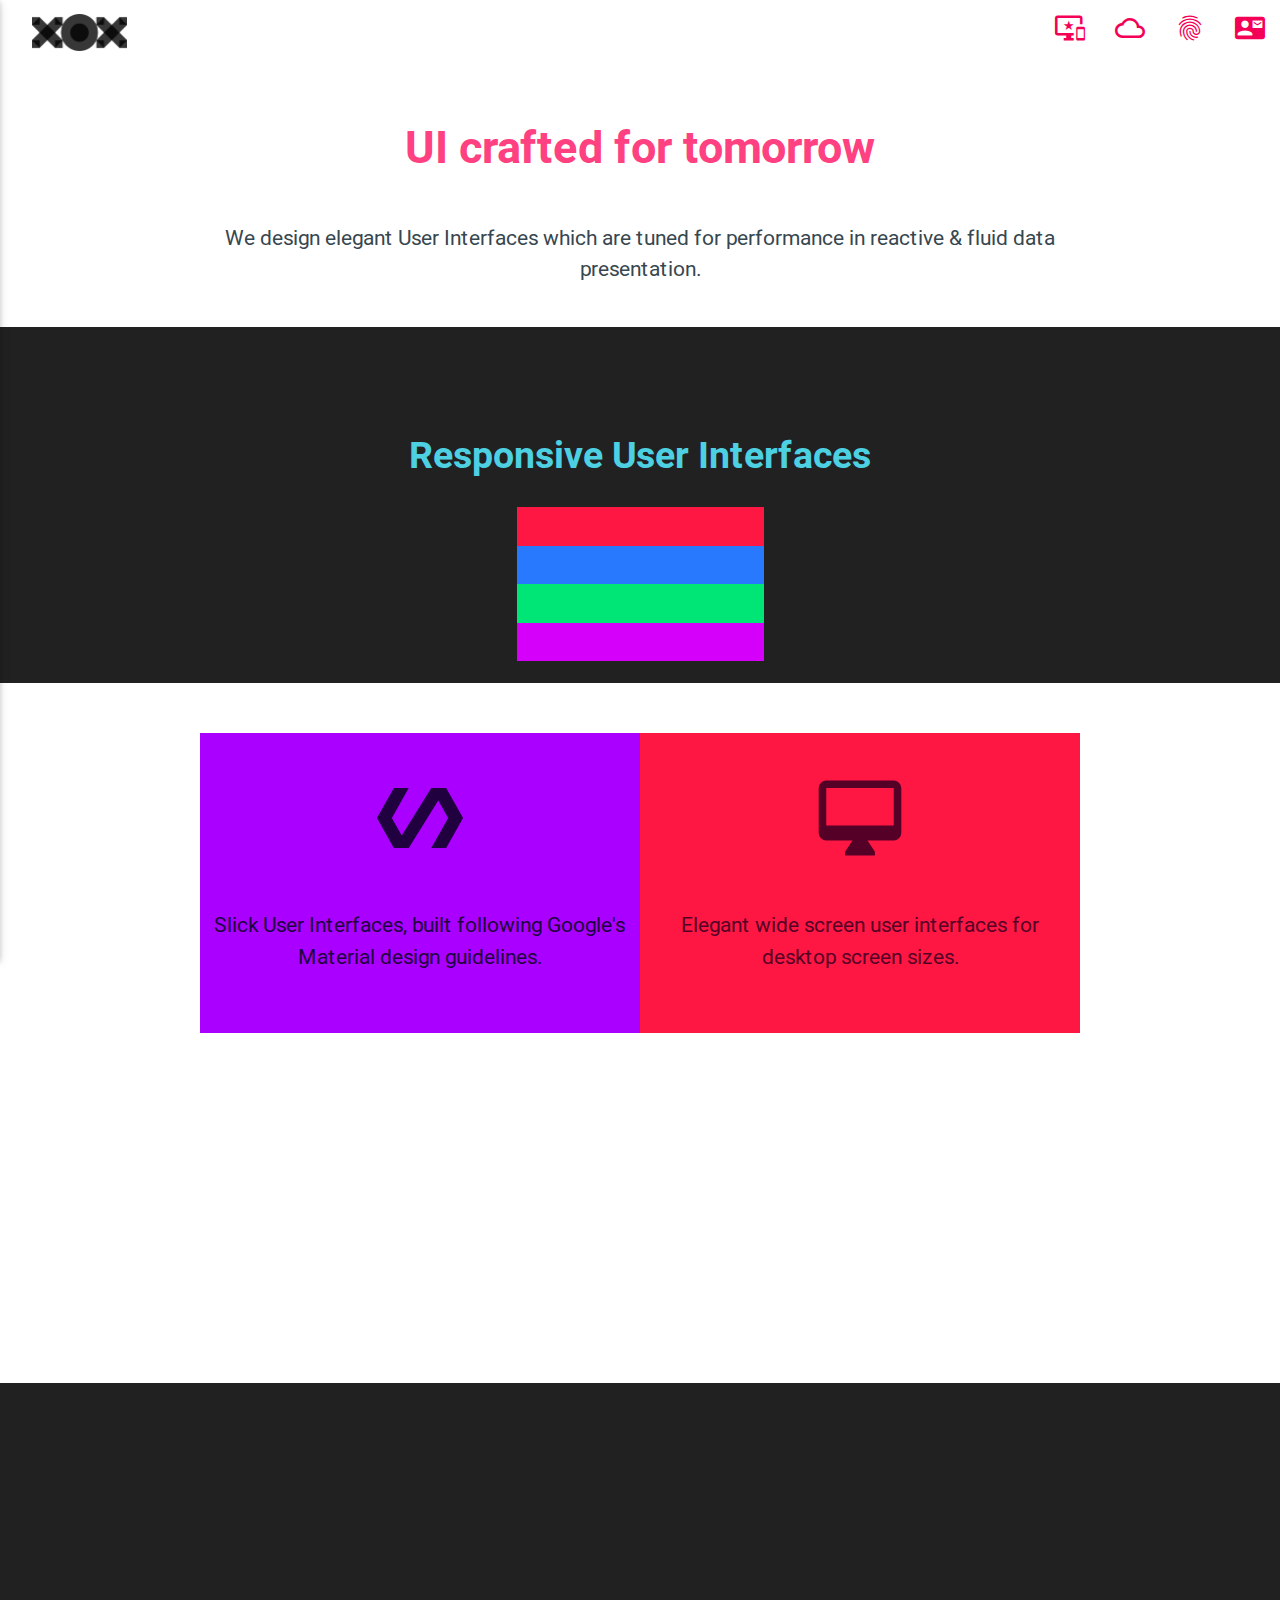
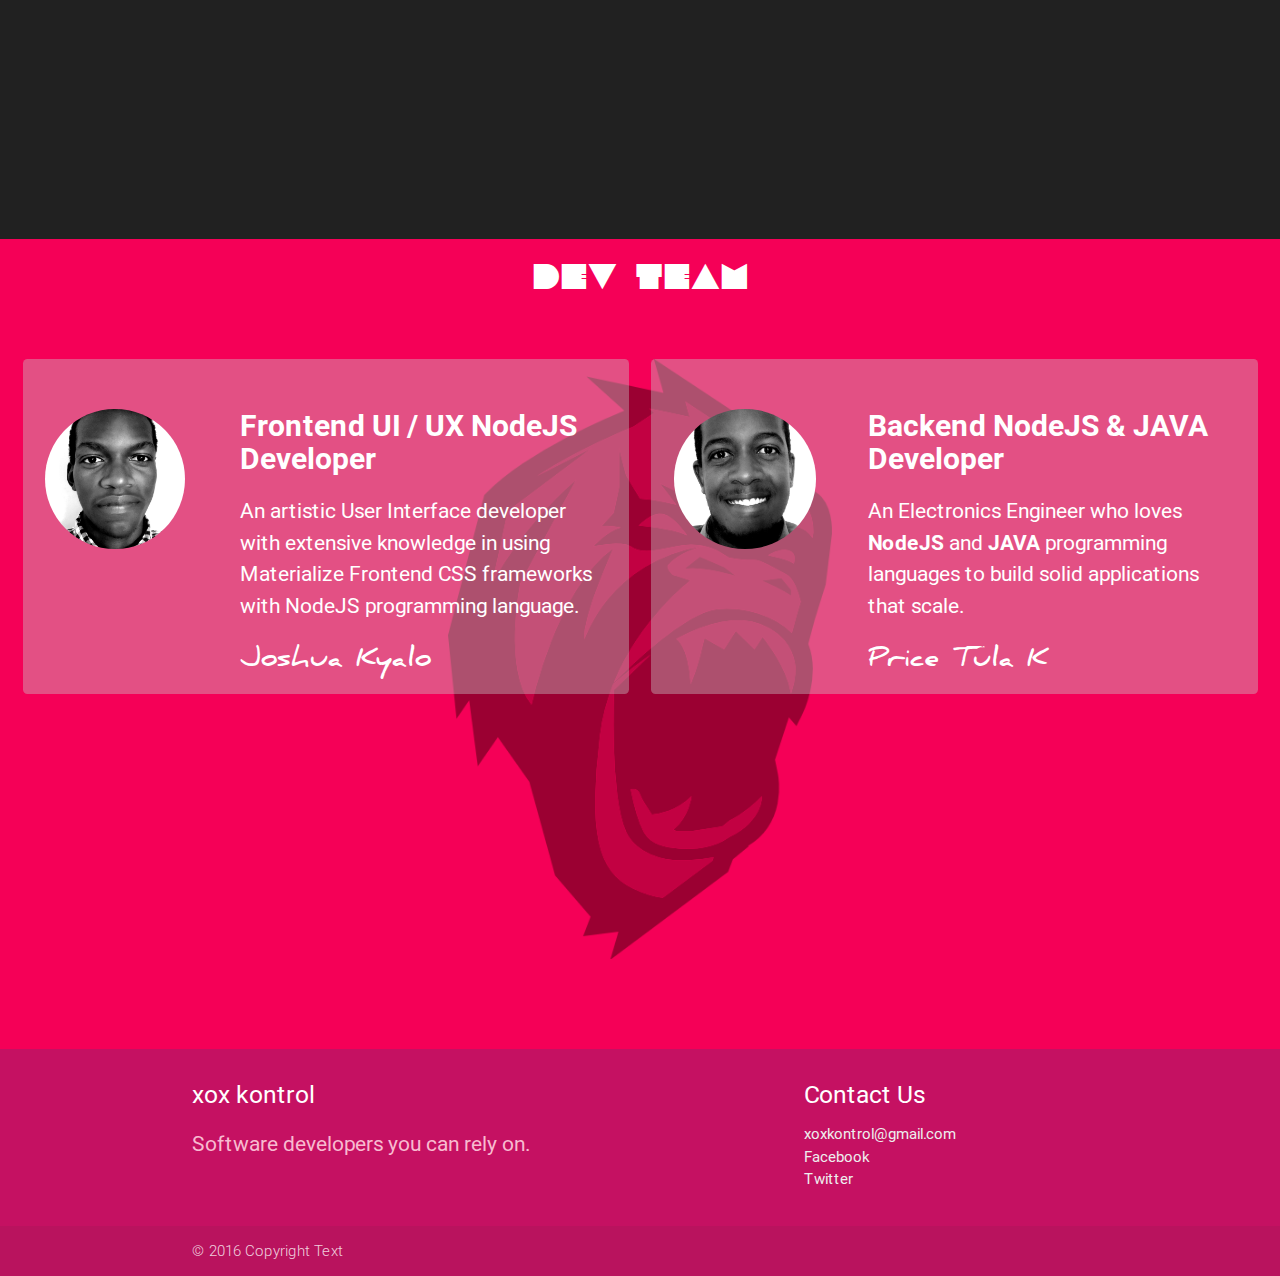
<file: index.html>
<!DOCTYPE html>

<html>

 <head>

   <!--Let browser know website is optimized for mobile-->

   <title>xOx Kontrol Application developers & Systems Engineer</title>

   <link href="https://fonts.googleapis.com/icon?family=Material+Icons" rel="stylesheet">

   <meta name="viewport" content="width=device-width, initial-scale=1.0"/>

   <meta http-equiv="Content-Type" content="text/html; charset=UTF-8">

   <meta name="viewport" content="width=device-width, initial-scale=1">

   <meta http-equiv="X-UA-Compatible" content="IE=edge">

   <meta name="msapplication-tap-highlight" content="no">

   <meta name="description" content="Materialize is a modern responsive CSS framework based on Material Design by Google. ">

   <!--Importing JS Files-->

   <script type="text/javascript" src="js/jquery-2.js"></script>

   <script type="text/javascript" src="js/materialize.js"></script>

   <script type="text/javascript" src="js/owl.carousel.js"></script>

   <script type="text/javascript" src="js/anime.js"></script>

   <script type="text/javascript" src="js/highcharts.js"></script>

   <script type="text/javascript" src="js/anime.init.js"></script>

   <script type="text/javascript" src="js/init.js"></script>

    <!--Linking an ico image-->

    <link rel="icon" type="image/png" sizes="16" href="images/page/favicon.png" />

    <!--Importing CSS Files-->

    <link type="text/css" rel="stylesheet" href="css/materialize.min.css"  media="screen,projection"/>

    <link type="text/css" rel="stylesheet" href="css/animate.css" media="screen,projection"/>

    <link type="text/css" rel="stylesheet" href="css/owl.carousel.css" media="screen,projection"/>

    <link type="text/css" rel="stylesheet" href="css/owl.theme.css" media="screen,projection"/>

   <link type="text/css" rel="stylesheet" href="font/daniel-fontfacekit/daniel_bold_macroman/stylesheet.css"  media="screen,projection"/>

   <link type="text/css" rel="stylesheet" href="font/dubtronic/dubtronic_solid_macroman/styles.css"  media="screen,projection"/>

   <link type="text/css" rel="stylesheet" href="font/pecita/pecita_medium_macroman/stylesheet.css"  media="screen,projection"/>

   <link type="text/css" rel="stylesheet" href="css/xoxkontrol.css"  media="screen,projection"/>

  </head>

  <body class="pink accent-3">

    <div class="navbar-fixed">

      <nav class="nav-wrapper white z-depth-0">

        <a href="#" class="brand-logo"></a>

        <ul class="right hide-on-med-and-down">

          <li><a data-position="bottom" data-delay="100" data-tooltip="Responsive UI" id="icon-only" class="pink-text text-accent-3 tooltipped" href="#responsive"><i class="medium material-icons">important_devices</i> </a></li>

          <li><a data-position="bottom" data-delay="100" data-tooltip="Cloud Applications" id="icon-only" class="pink-text text-accent-3 tooltipped" href="#cloud"><i class="medium material-icons">cloud_queue</i> </a></li>

          <li><a data-position="bottom" data-delay="100" data-tooltip="About Us" id="icon-only" class="pink-text text-accent-3 tooltipped" href="#aboutus"><i class="medium material-icons">fingerprint</i> </a></li>

          <li><a data-position="bottom" data-delay="100" data-tooltip="Drop us a Message" id="icon-only" class="pink-text text-accent-3 tooltipped" href="#contactus"><i class="medium material-icons">contact_mail</i> </a> </li>

        </ul>

        <ul id="slide-out" class="side-nav">

          <li><a class="pink-text text-accent-3" href="#!"><i class="medium material-icons">child_care</i> </a></li>

          <li><a class="pink-text text-accent-3" href="#!"><i class="medium material-icons">important_devices</i> </a></li>

          <li><a class="pink-text text-accent-3" href="#!"><i class="medium material-icons">developer_mode</i> </a></li>

          <li><a class="pink-text text-accent-3" href="#!"><i class="medium material-icons">message</i> </a> </li>

        </ul>

        <a href="#" data-activates="slide-out" class="button-collapse red-text text-accent-3"><i class="medium material-icons">toc</i></a>

      </nav>

    </div>

    <!--CONTAINER SECTION --------------------------------------------------------------------------------------- -->
    <section>

      <!--MAIN BODY SECTION --------------------------------------------------------------------------------------- -->
      <div class="row white">

        <div class="col s12 h_50"></div>

        <!--INTRODCUTION SECTION --------------------------------------------------------------------------------------- -->
        <div class="scrollReveal col s12 h_100 center">

          <div class="container">

            <div class="row">

              <div class="col s12">

                <h1 class="padding pink-text text-accent-2">

                  UI crafted for tomorrow

                </h1>

              </div>

            </div>

            <div class="row">

              <div class="col s12">

                <p class="center blue-grey-text text-darken-3">

                  We design elegant User Interfaces which are tuned for performance in reactive & fluid data presentation.

                </p>

              </div>

            </div>

          </div>

        </div>

        <!--CAROUSEL INTRO SECTION --------------------------------------------------------------------------------------- -->
        <div style="padding:0em;" id="carouselIntro" class="col s12 grey darken-4 owl-carousel">

          <div class="h_400f grey darken-4 imgholder">

            <div class="row">

              <div class="col s12 h_50"></div>

              <div class="col s12 h_50 center">

                <i class="medium material-icons cyan-text text-accent-3">palette</i>

              </div>

              <div class="col s12">

                <h3 class="padding teal-text text-accent-3 center">

                  Creative Design

                </h3>

                <p class="padding teal-text text-accent-1 center">

                  Effective communication acheived by designing an elegant UI with great color code combinations.

                </p>

              </div>

            </div>

          </div>

          <div class="h_400f grey darken-4 imgholder">

            <div class="row">

              <div class="col s12 h_50"></div>

              <div class="col s12 h_50 center">

                <i class="medium material-icons cyan-text text-accent-3">touch_app</i>

              </div>

              <div class="col s12">

                <h3 class="padding teal-text text-accent-3 center">

                  Touch Sense

                </h3>

                <p class="padding teal-text text-accent-1 center">

                  Touch enabled UI for emmersive User Experience. '<b>Touch and slide this carousel</b>'

                </p>

              </div>

            </div>

          </div>

          <div style="background-image:url('images/program.png');" class="h_400f grey darken-4 imgholder">

            <div class="row">

              <div class="col s12 h_50"></div>

              <div class="col s12 h_50 center">

                <i class="medium material-icons cyan-text text-accent-3">code</i>

              </div>

              <div class="col s12">

                <h3 class="padding teal-text text-accent-3 center">

                  Clean Coding Techniques

                </h3>

                <p class="padding teal-text text-accent-1 center">

                  Clean coding principles and standardized coding techniques are followed.

                </p>

              </div>

            </div>

          </div>

          <div style="background-image:url('images/cloud.png');" class="h_400f grey darken-4 imgholder">

            <div class="row">

              <div class="col s12 h_50"></div>

              <div class="col s12 h_50 center">

                <i class="medium material-icons cyan-text text-accent-3">cloud_done</i>

              </div>

              <div class="col s12">

                <h3 class="padding teal-text text-accent-3 center">

                  Cloud Service Intergration

                </h3>

                <p class="padding teal-text text-accent-1 center">

                  Application integration and hosting on cloud services such as <b>Amazon Web Service</b>, <b>Heroku</b> and <b>Microsoft Azure</b>

                </p>

              </div>

            </div>

          </div>

        </div>

        <!--RESPONSIVE SECTION --------------------------------------------------------------------------------------- -->
        <div id="responsive" class="col s12 grey darken-4">

          <div class="col s12 h_100"></div>

          <div class="col s12 center">

            <h2 class="padding cyan-text text-lighten-2 scrollReveal">

              Responsive User Interfaces

            </h2>

          </div>

          <div class="col s12 h_200">

            <div id="box1" class="red accent-3" style="height:100px;height:3vw;width:20%;margin-top:2%;margin-left:40%;"></div>
            <div id="box2" class="blue accent-3" style="height:100px;height:3vw;width:20%;margin-top:0%;margin-left:40%;"></div>
            <div id="box3" class="green accent-3" style="height:100px;height:3vw;width:20%;margin-top:0%;margin-left:40%;"></div>
            <div id="box4" class="purple accent-3" style="height:100px;height:3vw;width:20%;margin-top:0%;margin-left:40%;"></div>

          </div>

        </div>

        <div class="col s12 h_400 white">

          <div class="container">

            <div class="col s12 h_50"></div>

            <div class="col s12 m6 h_300 purple accent-4 scrollReveal">

              <div class="row">

                <div class="col s12 h_20"></div>

              </div>

              <div class="row">

                <div class="col s12 center">

                  <i class="large material-icons med_padding darkpurple">polymer</i>

                </div>

              </div>

              <div class="row">

                <div class="col s12 center">

                  <p class="darkpurple">Slick User Interfaces, built following Google's Material design guidelines.</p>

                </div>

              </div>

            </div>

            <div class="col s12 m6 h_300 red accent-3 scrollReveal">

              <div class="row">

                <div class="col s12 h_20"></div>

              </div>

              <div class="row">

                <div class="col s12 center">

                  <i class="large material-icons med_padding darkpink">desktop_mac</i>

                </div>

              </div>

              <div class="row">

                <div class="col s12 center">

                  <p class="darkpink">Elegant wide screen user interfaces for desktop screen sizes.</p>

                </div>

              </div>

            </div>

            <div class="col s12 m6 h_300 lime accent-3 scrollReveal">

              <div class="row">

                <div class="col s12 h_20"></div>

              </div>

              <div class="row">

                <div class="col s12 center">

                  <i class="large material-icons med_padding darkgreen">phone_android</i>

                </div>

              </div>

              <div class="row">

                <div class="col s12 center">

                  <p class="darkgreen">Responsive Stacked layouts for smaller Mobile and Tablet PC screen sizes.</p>

                </div>

              </div>

            </div>

            <div class="col s12 m6 h_300 blue accent-4 scrollReveal">

              <div class="row">

                <div class="col s12 h_20"></div>

              </div>

              <div class="row">

                <div class="col s12 center">

                  <i class="large material-icons med_padding darkblue">watch</i>

                </div>

              </div>

              <div class="row">

                <div class="col s12 center">

                  <p class="darkblue">Extreemly squeezed down UI comfortable for Smart Gear interface experience.</p>

                </div>

              </div>

            </div>

            <div class="col s12 h_50"></div>

          </div>

        </div>

        <div id="cloud" class="col s12 grey darken-4">

          <div class="col s12 h_100"></div>

          <div class="col s12 center">

            <h2 class="padding amber-text text-lighten-2 scrollReveal">

              Cloud Application Development

            </h2>

          </div>

          <div class="col s12 h_300">

          </div>

        </div>

      </div>

      <!--CONTACTS SECTION --------------------------------------------------------------------------------------- -->
      <div class="row">

        <div class="col s12 h_100" id="aboutus">
          <h4 style="font-size:2.4em;font-weight:normal;" class="font_dubtronic center white-text">Dev Team</h4>
        </div>

        <div class="col s12 h_600 pink accent-3 gorilla">

          <div class="col s12 m6">

            <div class="col s12 h_200 glazed roundy">

              <div class="col s12 h_50"></div>

              <div class="col s12 m4 h_50">

                <img src="images/jojo.png" alt="" class="circle myavatar2 center">

              </div>

              <div class="col s12 m8 h_50 white-text">

                <h3>Frontend UI / UX NodeJS Developer</h3>

                <p>
                  An artistic User Interface developer with extensive knowledge in using Materialize Frontend CSS frameworks with NodeJS programming language.
                  <h4 style="font-size:1.8em;font-weight:normal;" class="font_daniel">Joshua Kyalo</h4>
                </p>

              </div>

            </div>

          </div>

          <div class="col s12 m6">

            <div class="col s12 h_200 glazed roundy">

              <div class="col s12 h_50"></div>

              <div class="col s12 m4 h_50">

                <img src="images/me.png" alt="" class="circle myavatar2 center">

              </div>

              <div class="col s12 m8 h_50 white-text">

                <h3>Backend NodeJS & JAVA Developer</h3>

                <p>
                  An Electronics Engineer who loves <b>NodeJS</b> and <b>JAVA</b> programming languages to build solid applications that scale.
                  <h4 style="font-size:1.8em;font-weight:normal;" class="font_daniel">Price Tula K</h4>
                </p>

              </div>

            </div>

          </div>

        </div>

        <div class="col s12 h_50" id="contactus"></div>

      </div>

    </section>

    <footer class="page-footer pink accent-4">

      <div class="container">

        <div class="row">
          <div class="col l6 s12">

            <h5 class="white-text">xox kontrol</h5>

            <p class="pink-text text-lighten-4">Software developers you can rely on.</p>

          </div>

          <div class="col l4 offset-l2 s12">

            <h5 class="white-text">Contact Us</h5>

            <ul>

              <li class="grey-text text-lighten-3">xoxkontrol@gmail.com</li>

              <li><a class="grey-text text-lighten-3" href="#!">Facebook</a></li>

              <li><a class="grey-text text-lighten-3" href="#!">Twitter</a></li>

            </ul>

          </div>

        </div>

      </div>

      <div class="footer-copyright">

        <div class="container">

        © 2016 Copyright Text

        </div>

      </div>

    </footer>

    <script type="text/javascript" src="js/scrollreveal.min.js"></script>

  </body>

 </html>
</file>
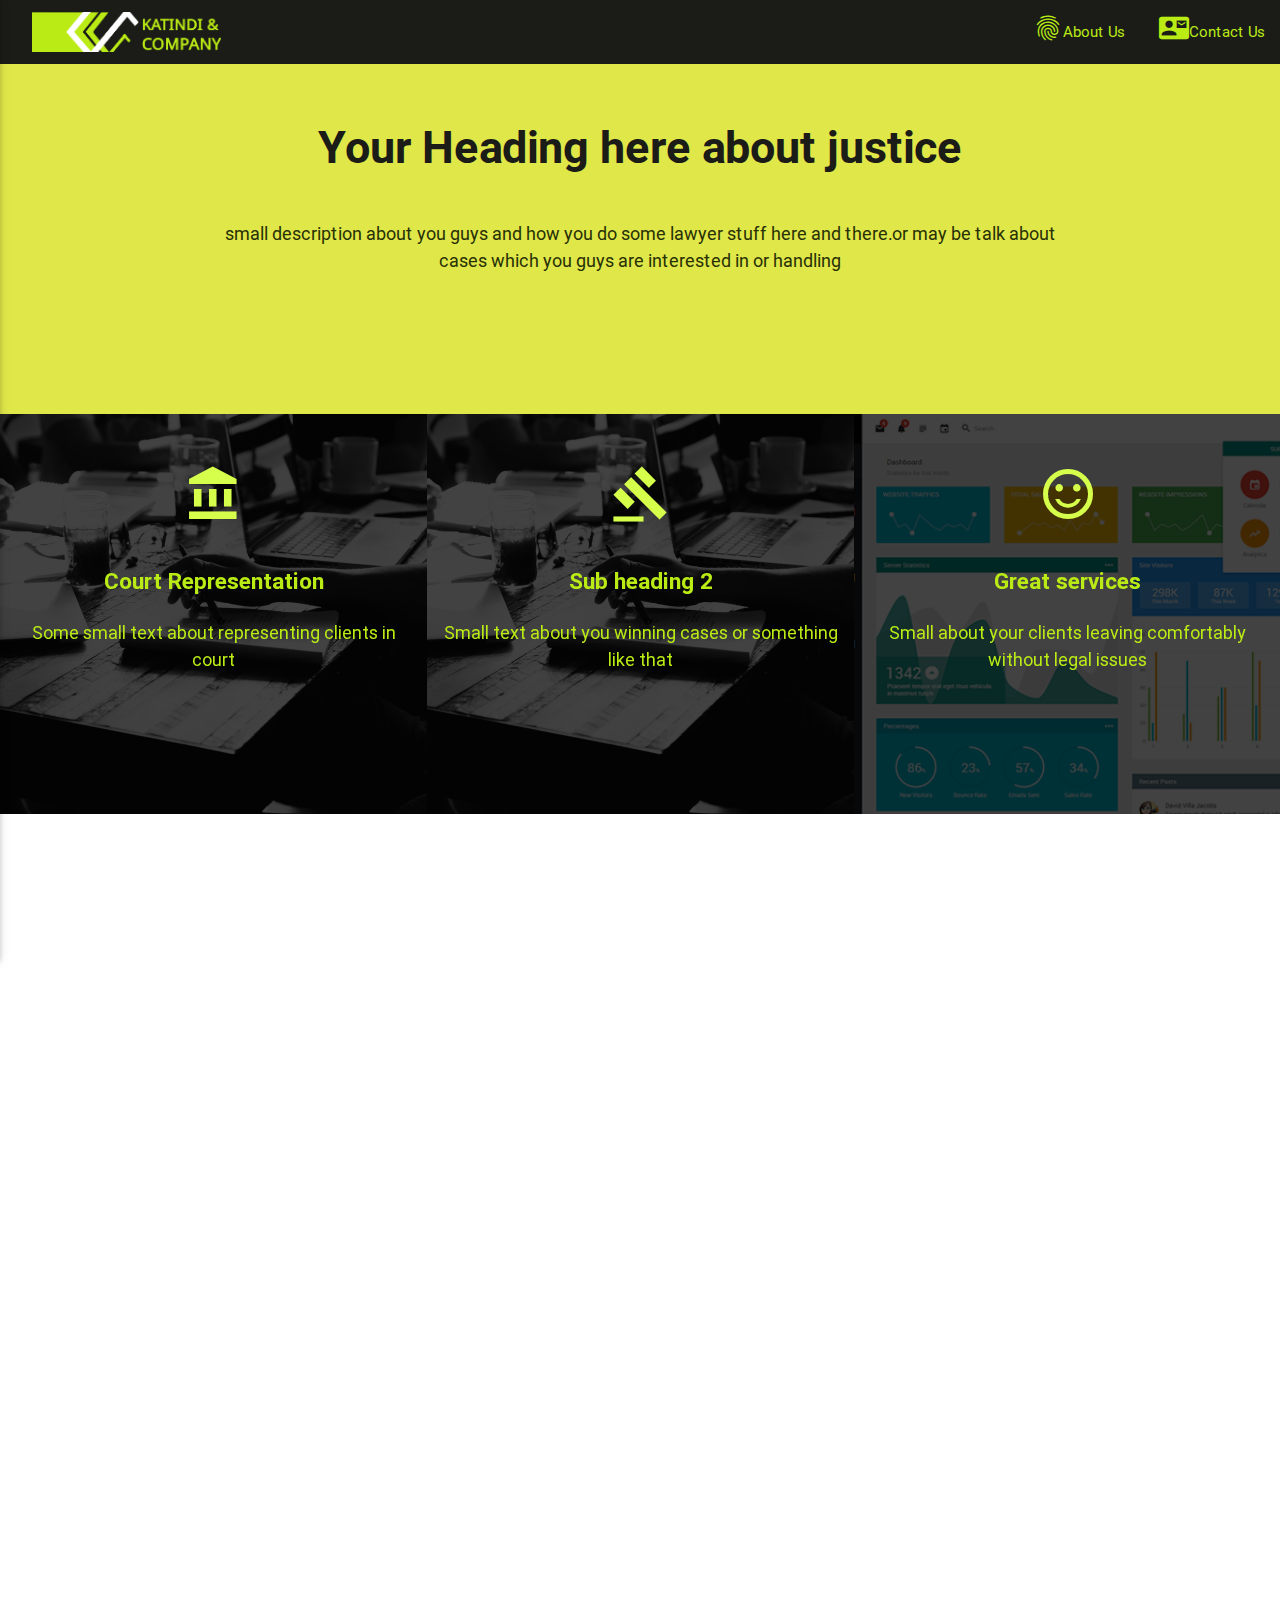
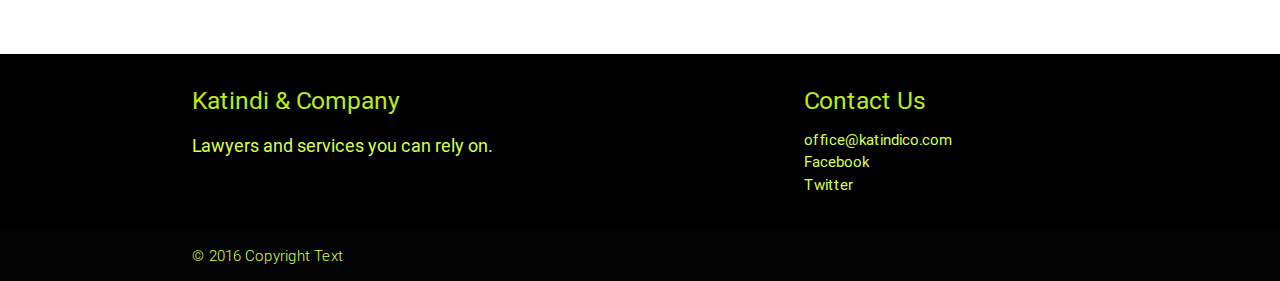
<file: projects/index.html>
<!DOCTYPE html>

<html>

 <head>

   <!--Let browser know website is optimized for mobile-->

   <title>xOx Kontrol Application developers & Systems Engineer</title>

   <link href="https://fonts.googleapis.com/icon?family=Material+Icons" rel="stylesheet">

   <meta name="viewport" content="width=device-width, initial-scale=1.0"/>

   <meta http-equiv="Content-Type" content="text/html; charset=UTF-8">

   <meta name="viewport" content="width=device-width, initial-scale=1">

   <meta http-equiv="X-UA-Compatible" content="IE=edge">

   <meta name="msapplication-tap-highlight" content="no">

   <meta name="description" content="Materialize is a modern responsive CSS framework based on Material Design by Google. ">

   <!--Importing JS Files-->

   <script type="text/javascript" src="js/jquery-2.js"></script>

   <script type="text/javascript" src="js/materialize.js"></script>

   <script type="text/javascript" src="js/owl.carousel.js"></script>

   <script type="text/javascript" src="js/anime.js"></script>

   <script type="text/javascript" src="js/highcharts.js"></script>

   <script type="text/javascript" src="js/anime.init.js"></script>

   <script type="text/javascript" src="js/init.js"></script>

    <!--Linking an ico image-->

    <link rel="icon" type="image/png" sizes="16" href="images/page/favicon.png" />

    <!--Importing CSS Files-->

    <link type="text/css" rel="stylesheet" href="css/materialize.min.css"  media="screen,projection"/>

    <link type="text/css" rel="stylesheet" href="css/animate.css" media="screen,projection"/>

    <link type="text/css" rel="stylesheet" href="css/owl.carousel.css" media="screen,projection"/>

    <link type="text/css" rel="stylesheet" href="css/owl.theme.css" media="screen,projection"/>

   <link type="text/css" rel="stylesheet" href="font/daniel-fontfacekit/daniel_bold_macroman/stylesheet.css"  media="screen,projection"/>

   <link type="text/css" rel="stylesheet" href="font/dubtronic/dubtronic_solid_macroman/styles.css"  media="screen,projection"/>

   <link type="text/css" rel="stylesheet" href="font/pecita/pecita_medium_macroman/stylesheet.css"  media="screen,projection"/>

   <link type="text/css" rel="stylesheet" href="css/custom.css"  media="screen,projection"/>

  </head>

  <body class="white">

    <div class="navbar-fixed">

      <nav class="nav-wrapper dark-background-color z-depth-0">

        <a href="#" class="brand-logo"></a>

        <ul class="right hide-on-med-and-down">

          <li>
            <a href="#aboutus" id="icon-only" class="main-text-color alt2" href="#projects">
              <i class="medium material-icons">fingerprint</i> <span>About Us</span>
            </a>

            <a href="#contactus" id="icon-only" class="main-text-color alt2" href="#projects">
              <i class="medium material-icons">contact_mail</i> <span>Contact Us</span>
            </a>

          </li>

        </ul>

        <ul id="slide-out" class="side-nav">

          <li><a class="pink-text text-accent-3" href="#!"><i class="medium material-icons">child_care</i> </a></li>

          <li><a class="pink-text text-accent-3" href="#!"><i class="medium material-icons">important_devices</i> </a></li>

          <li><a class="pink-text text-accent-3" href="#!"><i class="medium material-icons">developer_mode</i> </a></li>

          <li><a class="pink-text text-accent-3" href="#!"><i class="medium material-icons">message</i> </a> </li>

        </ul>

        <a href="#" data-activates="slide-out" class="button-collapse red-text text-accent-3"><i class="medium material-icons">toc</i></a>

      </nav>

    </div>

    <!--CONTAINER SECTION --------------------------------------------------------------------------------------- -->
    <section>

      <!--MAIN BODY SECTION --------------------------------------------------------------------------------------- -->
      <div class="row light-background-color">

        <div class="col s12 h_50"></div>

        <!--INTRODCUTION SECTION --------------------------------------------------------------------------------------- -->
        <div class="scrollReveal col s12 h_300 center">

          <div class="container">

            <div class="row">

              <div class="col s12">

                <h1 class="padding dark-text-color">

                  Your Heading here about justice

                </h1>

              </div>

            </div>

            <div class="row">

              <div class="col s12">

                <p class="center darkgreen-text-color">

                  small description about you guys and how you do some lawyer stuff here and there.or may be talk about cases which you guys are interested in or handling

                </p>

              </div>

            </div>

          </div>

        </div>

        <!--CAROUSEL INTRO SECTION --------------------------------------------------------------------------------------- -->
        <div style="padding:0em;" id="carouselIntro" class="col s12 grey darken-4 owl-carousel">

          <div class="h_400f grey darken-4 imgholder">

            <div class="row">

              <div class="col s12 h_50"></div>

              <div class="col s12 h_100 center">

                <i class="medium material-icons light-text-color">account_balance</i>

              </div>

              <div class="col s12 main-text-color">

                <h3 class="padding center">

                  Court Representation

                </h3>

                <p class="padding center">

                  Some small text about representing clients in court

                </p>

              </div>

            </div>

          </div>

          <div class="h_400f grey darken-4 imgholder">

            <div class="row">

              <div class="col s12 h_50"></div>

              <div class="col s12 h_100 center">

                <i class="medium material-icons light-text-color">gavel</i>

              </div>

              <div class="col main-text-color s12">

                <h3 class="padding center">

                  Sub heading 2

                </h3>

                <p class="padding center">

                  Small text about you winning cases or something like that

                </p>

              </div>

            </div>

          </div>

          <div style="background-image:url('images/cloud.png');" class="h_400f grey darken-4 imgholder">

            <div class="row">

              <div class="col s12 h_50"></div>

              <div class="col s12 h_100 center">

                <i class="medium material-icons light-text-color">sentiment_satisfied</i>

              </div>

              <div class="col main-text-color s12">

                <h3 class="padding center">

                  Great services

                </h3>

                <p class="padding center">

                  Small about your clients leaving comfortably without legal issues

                </p>

              </div>

            </div>

          </div>

          <div style="background-image:url('images/cloud.png');" class="h_400f grey darken-4 imgholder">

            <div class="row">

              <div class="col s12 h_50"></div>

              <div class="col s12 h_100 center">

                <i class="small material-icons light-text-color">stars</i>
                <i class="small material-icons light-text-color">stars</i>
                <i class="small material-icons light-text-color">stars</i>
                <i class="small material-icons light-text-color">stars</i>
                <i class="small material-icons light-text-color">stars</i>

              </div>

              <div class="col main-text-color s12">

                <h3 class="padding center">

                  Great services

                </h3>

                <p class="padding center">

                  Small about great services offered by you guys and office and other stuff we can think of 

                </p>

              </div>

            </div>

          </div>

        </div>

      </div>

      <div class="row">

        <div id='aboutus' class="scrollReveal col s12">

          <div class="col s12 h_50"></div>

          <div class="container">

            <div class="col s12 m5 h_300">

              <div style="background-image:url('images/idesigner2.jpg');" class="h_300f imgholder"></div>

            </div>

            <div class="col s12 m7 h_300 lime lighten-5">

              <div class="col s12 h_50"></div>

              <h3 class="center darkgreen-text-color">About Us</h3>

              <p class="center grey-text text-darken-3 h_100">

                We can write up something short about our offices or services offered. Some more more text here there lorem ipsum burdeng danang ibusmu palipo iroo hud

              </p>

            </div>

          </div>

        </div>

        <div class="scrollReveal col s12 m12 l4 h_300">

          <div class="col s12 h_50"></div>

          <div class="scrollReveal col s12 h_100 center">

            <img src="images/me.jpg" alt="" class="circle myavatar">

          </div>

          <div class="col s12">

            <h3 class="center darkgreen-text-color">Lawyer</h3>

          </div>

          <div class="col s12">

            <p class="center grey-text text-darken-3 h_100">

              We can write up something short about your qualification or track record. Some more more text here there lorem ipsum burdeng danang ibusmu palipo iroo hud

            </p>

            <ol class="center grey-text text-darken-3">

              <li>We can list stuff here</li>

              <li>We can list stuff here</li>

              <li>We can list stuff here</li>

              <li>We can list stuff here</li>

            </ol>

          </div>

        </div>

        <div class="scrollReveal col s12 m12 l4 h_300">

          <div class="col s12 h_50"></div>

          <div class="scrollReveal col s12 h_100 center">

            <img src="images/me.jpg" alt="" class="circle myavatar">

          </div>

          <div class="col s12">

            <h3 class="center darkgreen-text-color">Lawyer</h3>

          </div>

          <div class="col s12">

            <p class="center grey-text text-darken-3 h_100">

              We can write up something short about your associate. Some more more text here there lorem ipsum burdeng danang ibusmu palipo iroo hud

            </p>

          </div>

        </div>

        <div class="scrollReveal col s12 m12 l4 h_300">

          <div class="col s12 h_50"></div>

          <div class="scrollReveal col s12 h_100 center">

            <img src="images/me.jpg" alt="" class="circle myavatar">

          </div>

          <div class="col s12">

            <h3 class="center darkgreen-text-color">Lawyer</h3>

          </div>

          <div class="col s12">

            <p class="center grey-text text-darken-3 h_100">

              We can write up something short about your qualification or track record.

            </p>

            <ol class="center grey-text text-darken-3">

              <li>We can list stuff here</li>

              <li>We can list stuff here</li>

              <li>We can list stuff here</li>

              <li>We can list stuff here</li>

            </ol>

          </div>

        </div>

      </div>

    </section>

    <footer id='contactus' class="page-footer black">

      <div class="container">

        <div class="row">
          <div class="col l6 s12">

            <h5 class="main-text-color">Katindi & Company</h5>

            <p class="light-text-color">Lawyers and services you can rely on.</p>

          </div>

          <div class="col l4 offset-l2 s12">

            <h5 class="main-text-color">Contact Us</h5>

            <ul>

              <li class="light-text-color">office@katindico.com</li>

              <li><a class="light-text-color" href="#!">Facebook</a></li>

              <li><a class="light-text-color" href="#!">Twitter</a></li>

            </ul>

          </div>

        </div>

      </div>

      <div class="footer-copyright">

        <div class="container">

          <span class="light-text-color"> © 2016 Copyright Text </span>

        </div>

      </div>

    </footer>

    <script type="text/javascript" src="js/scrollreveal.min.js"></script>

  </body>

 </html>
</file>
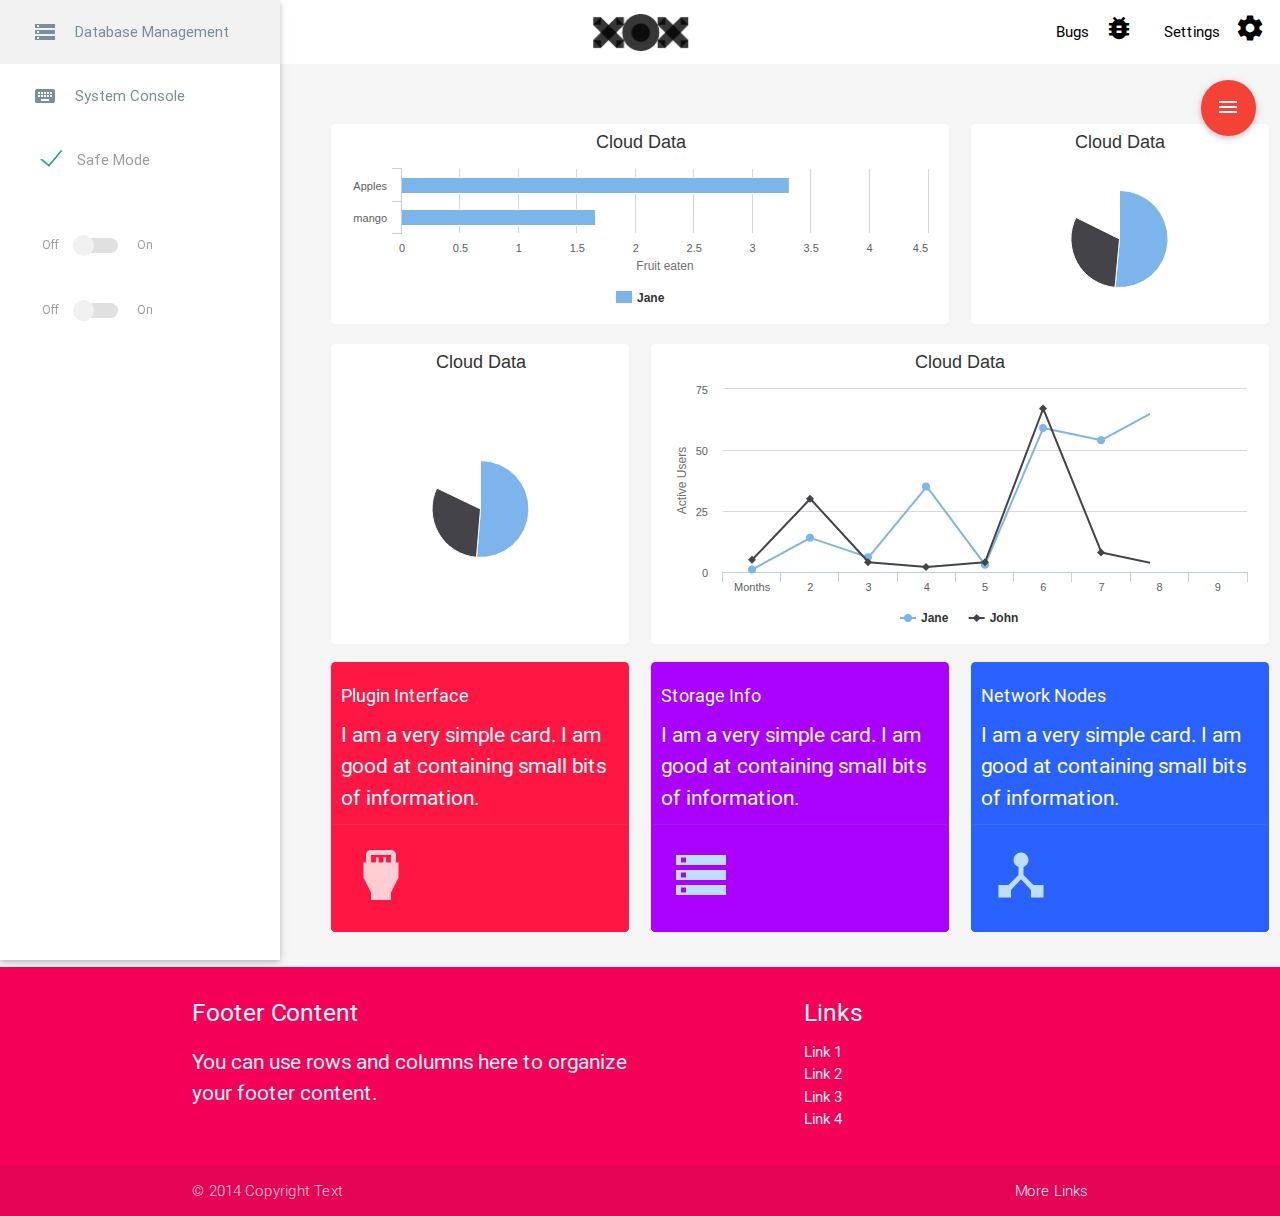
<file: dashboard.html>
<!DOCTYPE html>

<html>

 <head>

   <title>Dashboard UI for Applications</title>

   <!--Let browser know website is optimized for mobile-->

   <link href="https://fonts.googleapis.com/icon?family=Material+Icons" rel="stylesheet">

   <meta name="viewport" content="width=device-width, initial-scale=1.0"/>

   <meta http-equiv="Content-Type" content="text/html; charset=UTF-8">

   <meta name="viewport" content="width=device-width, initial-scale=1">

   <meta http-equiv="X-UA-Compatible" content="IE=edge">

   <meta name="msapplication-tap-highlight" content="no">

   <meta name="description" content="Materialize is a modern responsive CSS framework based on Material Design by Google. ">

   <!--Importing JS Files-->

   <script type="text/javascript" src="js/jquery-2.js"></script>

   <script type="text/javascript" src="js/materialize.js"></script>

   <script type="text/javascript" src="js/owl.carousel.js"></script>

   <script type="text/javascript" src="js/scrollreveal.js"></script>

   <script type="text/javascript" src="js/highcharts.js"></script>

   <script type="text/javascript" src="js/init.js"></script>

   <!--Linking an ico image-->

   <link rel="icon" type="image/png" sizes="16" href="images/favicon.png" />

   <!--Importing CSS Files-->

   <link type="text/css" rel="stylesheet" href="css/materialize.min.css"  media="screen,projection"/>

   <link type="text/css" rel="stylesheet" href="css/owl.carousel.css" media="screen,projection"/>

   <link type="text/css" rel="stylesheet" href="font/daniel-fontfacekit/daniel_bold_macroman/stylesheet.css"  media="screen,projection"/>

   <link type="text/css" rel="stylesheet" href="font/dubtronic/dubtronic_solid_macroman/styles.css"  media="screen,projection"/>

   <link type="text/css" rel="stylesheet" href="css/xoxkontrol.css"  media="screen,projection"/>

  </head>

  <body class="grey lighten-4">

    <div class="fixed-action-btn horizontal click-to-toggle" style="top: 80px; right: 24px;">
    <a class="btn-floating btn-large red">
      <i class="material-icons">menu</i>
    </a>
    <ul>
      <li><a class="btn-floating red"><i class="material-icons">insert_chart</i></a></li>
      <li><a class="btn-floating yellow darken-1"><i class="material-icons">format_quote</i></a></li>
      <li><a class="btn-floating green"><i class="material-icons">publish</i></a></li>
      <li><a class="btn-floating blue"><i class="material-icons">attach_file</i></a></li>
    </ul>
  </div>

    <section>

      <div class="navbar-fixed">

        <nav class="nav-wrapper white z-depth-0">

          <a href="#" class="brand-logo center"></a>

          <ul class="right hide-on-med-and-down">
            <li>
              <a class="black-text" href="#">
                Bugs<i class="material-icons right">bug_report</i>
              </a>
            </li>

            <li>
              <a class="dropdown-button  black-text" href="#!" data-activates="dropdown1">
                Settings<i class="material-icons right">settings</i>
              </a>
            </li>
          </ul>

          <a href="#" data-activates="nav-mobile" class="button-collapse2 full hide-on-large-only grey-text text-darken-4">

            <i class="medium material-icons">toc</i>

          </a>

        </nav>

        <ul id="dropdown1" class="dropdown-content">
          <li><a href="#!">one</a></li>
          <li><a href="#!">two</a></li>
          <li class="divider"></li>
          <li><a href="#!">three</a></li>
        </ul>

      </div>

      <header>

        <ul style="transform: translateX(0px);" id="nav-mobile" class="side-nav fixed">

          <li class="no-padding">

            <ul class="collapsible collapsible-accordion">

              <li class="bold">

                <a class="collapsible-header  waves-effect waves-teal blue-grey-text text-lighten-1">
                  <i class="medium material-icons">storage</i> Database Management
                </a>

                <div style="" class="collapsible-body">

                  <ul>

                    <li><a style="vertical-align:middle;" href="#"><i class="material-icons">backup</i> Backup Data</a></li>

                    <li><a href="#"> <i class="material-icons">assignment</i> View Logs</a></li>

                    <li><a href="#"> <i class="material-icons">delete_forever</i> Delete Data</a></li>

                  </ul>

                </div>

              </li>

              <li class="bold">

                <a class="collapsible-header  waves-effect waves-teal blue-grey-text text-lighten-1">
                  <i class="medium material-icons">keyboard</i> System Console
                </a>

                <div style="" class="collapsible-body">

                  <ul>

                    <li><a style="vertical-align:middle;" href="#"><i class="material-icons">backup</i> Backup Data</a></li>

                    <li><a href="#"> <i class="material-icons">assignment</i> View Logs</a></li>

                    <li><a href="#"> <i class="material-icons">delete_forever</i> Delete Data</a></li>

                  </ul>

                </div>

              </li>

            </ul>

          </li>

          <li>

            <div class="row">
              <div class="container">
                <input type="checkbox" id="test6" checked="checked" />
                <label for="test6">Safe Mode</label>
              </div>
            </div>

          </li>

          <li>

            <div class="row">
              <div class="container">
                <div class="switch">
                  <label>
                    Off
                    <input type="checkbox">
                    <span class="lever grey lighten-2"></span>
                    On
                  </label>
                </div>

                <div class="switch">
                  <label>
                    Off
                    <input type="checkbox">
                    <span class="lever grey lighten-2"></span>
                    On
                  </label>
                </div>

              </div>
            </div>

          </li>

        </ul>

      </header>

      <div class="row">

        <div class="col s12 m12 l3 h_20"></div>

        <div style="padding:0%;" class="col s12 m12 l9 h_500">

          <div class="col s12 h_50"></div>

          <div class="col s12 m12 l8">

            <div class="col s12 h_10"></div>

            <div id="graph1" class="col s12 h_200 white roundy"></div>

            <div class="col s12 h_10"></div>

          </div>

          <div class="col s12 m12 l4">

            <div class="col s12 h_10"></div>

            <div id="graph2" class="col s12 h_200 white roundy"></div>

            <div class="col s12 h_10"></div>

          </div>

          <div class="col s12 m12 l4">

            <div class="col s12 h_10"></div>

            <div id="graph3" class="col s12 h_300 white roundy"></div>

            <div class="col s12 h_10"></div>

          </div>

          <div class="col s12 m12 l8">

            <div class="col s12 h_10"></div>

            <div id="graph4" class="col s12 h_300 white roundy"></div>

            <div class="col s12 h_10"></div>

          </div>

          <div class="col s12 m12 l4">

            <div class="card red accent-3 roundy z-depth-0 h_200">

              <div class="card-content white-text">

                <span class="card-title">Plugin Interface</span>

                <p>I am a very simple card. I am good at containing small bits of information.</p>

              </div>

              <div class="card-action roundy">

                <i class="medium material-icons med_padding red-text text-lighten-4">settings_input_hdmi</i>

              </div>

            </div>

          </div>

          <div class="col s12 m12 l4">

            <div class="card purple accent-4 roundy z-depth-0 h_200">

              <div class="card-content white-text">

                <span class="card-title">Storage Info</span>

                <p>I am a very simple card. I am good at containing small bits of information.</p>

              </div>

              <div class="card-action roundy">

                <i class="medium material-icons med_padding blue-text text-lighten-4">storage</i>

              </div>

            </div>

          </div>

          <div class="col s12 m12 l4">

            <div class="card blue accent-4 roundy z-depth-0 h_200">

              <div class="card-content white-text">

                <span class="card-title">Network Nodes</span>

                <p>I am a very simple card. I am good at containing small bits of information.</p>

              </div>

              <div class="card-action roundy">

                <i class="medium material-icons med_padding blue-text text-lighten-4">device_hub</i>

              </div>

            </div>

          </div>
















        </div>

      </div>

      <footer class="page-footer pink accent-3">

        <div class="container">

          <div class="row">
            <div class="col l6 s12">

              <h5 class="white-text">Footer Content</h5>

              <p class="grey-text text-lighten-4">You can use rows and columns here to organize your footer content.</p>

            </div>

            <div class="col l4 offset-l2 s12">

              <h5 class="white-text">Links</h5>

              <ul>

                <li><a class="grey-text text-lighten-3" href="#!">Link 1</a></li>

                <li><a class="grey-text text-lighten-3" href="#!">Link 2</a></li>

                <li><a class="grey-text text-lighten-3" href="#!">Link 3</a></li>


                <li><a class="grey-text text-lighten-3" href="#!">Link 4</a></li>

              </ul>

            </div>

          </div>

        </div>

        <div class="footer-copyright">

          <div class="container">

          © 2014 Copyright Text

          <a class="grey-text text-lighten-4 right" href="#!">More Links</a>

          </div>

        </div>

      </footer>

    </section>

  </body>

 </html>
</file>
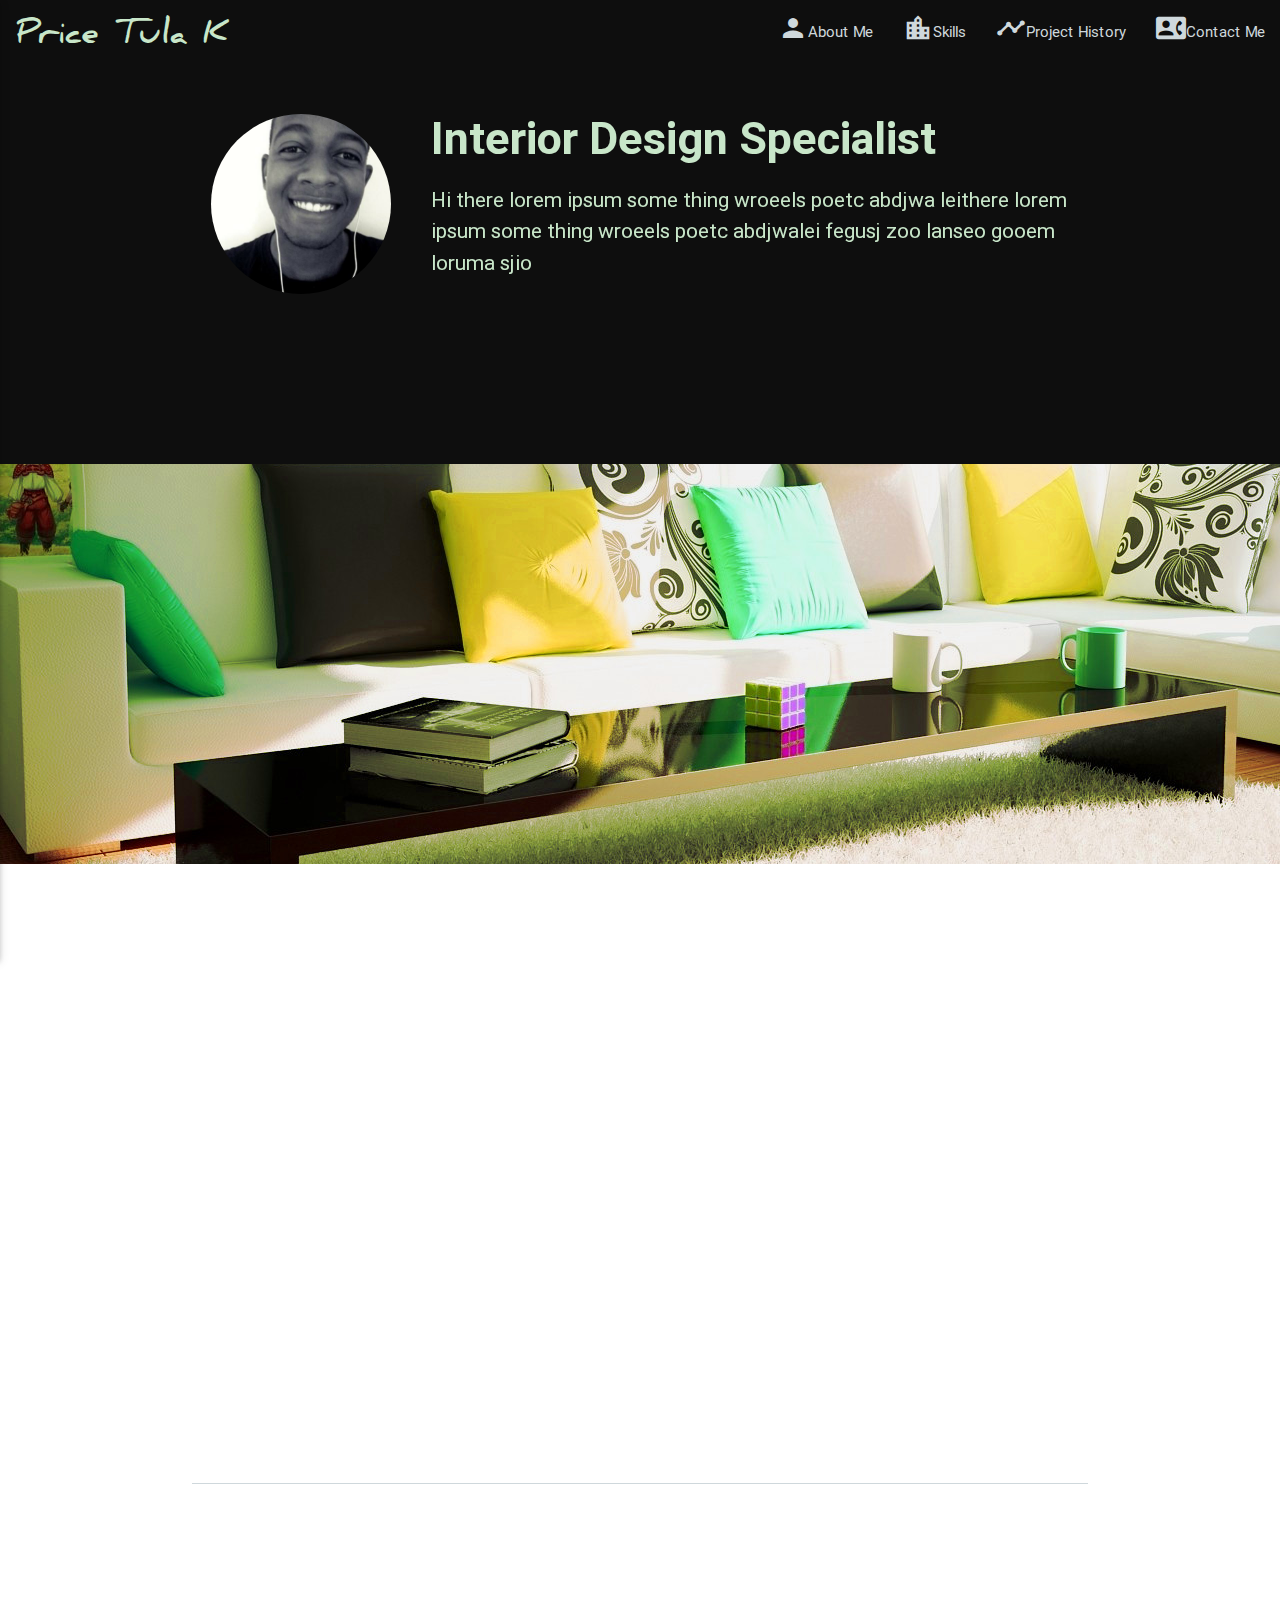
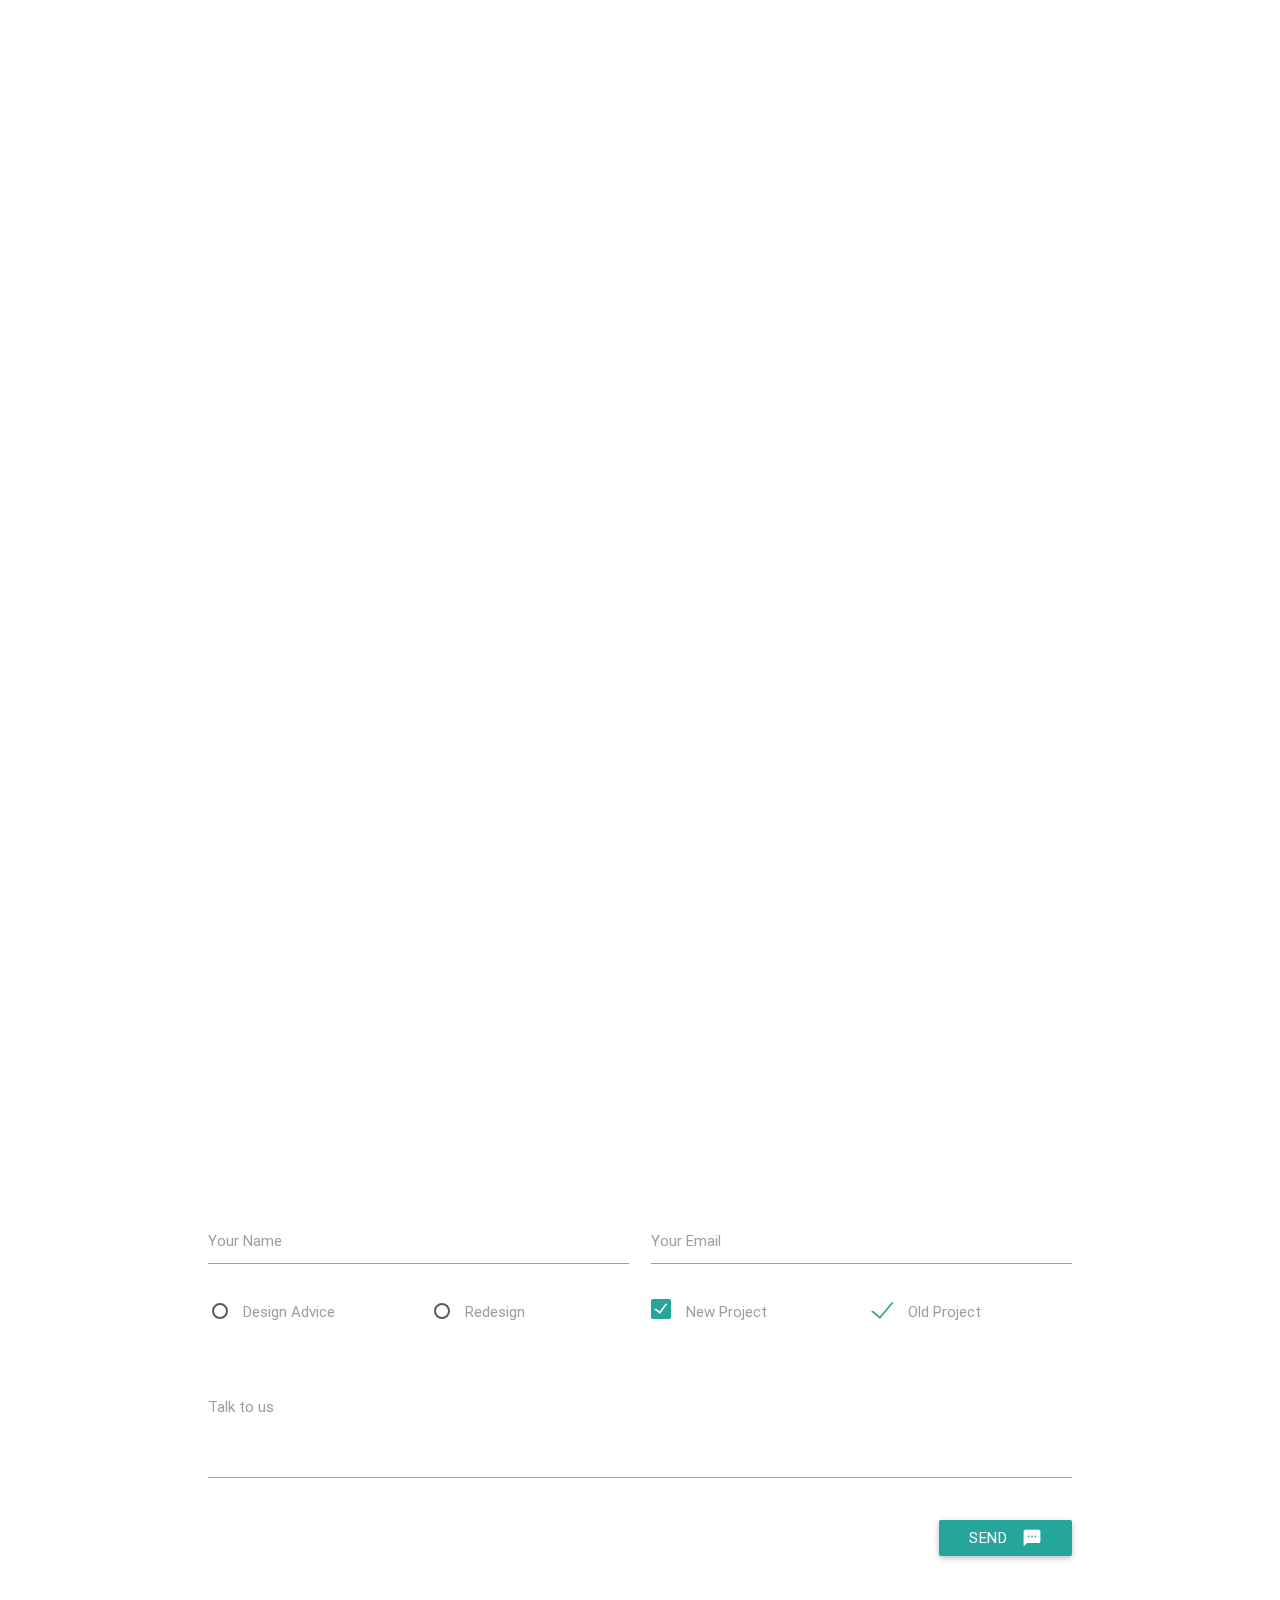
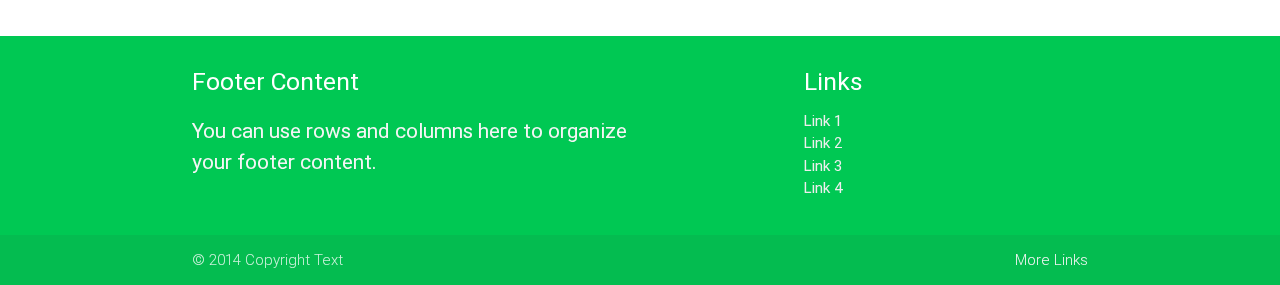
<file: portfolio.html>
<!DOCTYPE html>

<html>

 <head>

   <title>Dashboard UI for Applications</title>

   <!--Let browser know website is optimized for mobile-->

   <link href="https://fonts.googleapis.com/icon?family=Material+Icons" rel="stylesheet">

   <meta name="viewport" content="width=device-width, initial-scale=1.0"/>

   <meta http-equiv="Content-Type" content="text/html; charset=UTF-8">

   <meta name="viewport" content="width=device-width, initial-scale=1">

   <meta http-equiv="X-UA-Compatible" content="IE=edge">

   <meta name="msapplication-tap-highlight" content="no">

   <meta name="description" content="Materialize is a modern responsive CSS framework based on Material Design by Google. ">

   <!--Importing JS Files-->

   <script type="text/javascript" src="js/jquery-2.js"></script>

   <script type="text/javascript" src="js/materialize.js"></script>

   <script type="text/javascript" src="js/owl.carousel.js"></script>

   <script type="text/javascript" src="js/anime.js"></script>

   <script type="text/javascript" src="js/highcharts.js"></script>

   <script type="text/javascript" src="js/init.js"></script>

   <!--Linking an ico image-->

   <link rel="icon" type="image/png" sizes="16" href="images/favicon.png" />

   <!--Importing CSS Files-->

   <link type="text/css" rel="stylesheet" href="css/materialize.min.css"  media="screen,projection"/>

   <link type="text/css" rel="stylesheet" href="css/owl.carousel.css" media="screen,projection"/>

   <link type="text/css" rel="stylesheet" href="font/daniel-fontfacekit/daniel_bold_macroman/stylesheet.css"  media="screen,projection"/>

   <link type="text/css" rel="stylesheet" href="font/dubtronic/dubtronic_solid_macroman/styles.css"  media="screen,projection"/>

   <link type="text/css" rel="stylesheet" href="css/xoxkontrol.css"  media="screen,projection"/>

  </head>

  <body class="white">

    <div class="navbar-fixed">

      <nav class="nav-wrapper darkgrey z-depth-0">

        <a href="#" class="brand-logo logoalt">

          <span style="font-weight:normal;font-size:1em;padding-left:0.5em;" class="font_daniel green-text text-lighten-4">

            Price Tula K

          </span>

        </a>

        <ul class="right hide-on-med-and-down">

          <li><a id="icon-only" class="blue-grey-text text-lighten-4 alt3" href="#aboutme"><i class="medium material-icons">person</i>About Me</a></li>

          <li><a id="icon-only" class="blue-grey-text text-lighten-4 alt3" href="#skills"><i class="medium material-icons">location_city</i>Skills</a></li>

          <li><a id="icon-only" class="blue-grey-text text-lighten-4 alt3" href="#projects"><i class="medium material-icons">timeline</i>Project History</a></li>

          <li><a id="icon-only" class="blue-grey-text text-lighten-4 alt3" href="#contacts"><i class="medium material-icons">contact_phone</i>Contact Me</a> </li>

        </ul>

        <ul id="slide-out" class="side-nav">

          <li><a class="grey-text text-darken-4" href="#!"><i class="medium material-icons">child_care</i> </a></li>

          <li><a class="grey-text text-darken-4" href="#!"><i class="medium material-icons">important_devices</i> </a></li>

          <li><a class="grey-text text-darken-4" href="#!"><i class="medium material-icons">developer_mode</i> </a></li>

          <li><a class="grey-text text-darken-4" href="#!"><i class="medium material-icons">message</i> </a> </li>

        </ul>

        <a href="#" data-activates="slide-out" class="button-collapse grey-text text-darken-4"><i class="medium material-icons">toc</i></a>

      </nav>

    </div>

    <section>

      <div class="row">

        <div class="col s12 darkgrey h_400">

          <div class="container">

            <div id="aboutme" class="col s12 h_50"></div>

            <div class="col s12 m3 h_100 scrollReveal">

              <img src="images/me.jpg" alt="" class="circle myavatar center">

            </div>

            <div class="col s12 m9 green-text text-lighten-4 scrollReveal">

              <h1>Interior Design Specialist</h1>

              <p>Hi there lorem ipsum some thing wroeels poetc abdjwa leithere lorem ipsum some thing wroeels poetc abdjwalei fegusj zoo lanseo gooem loruma sjio</p>

            </div>


          </div>

        </div>

        <div style="height:400px;" class="parallax-container">

          <div class="parallax blue">

            <img src="images/idesigner2.jpg"/>

          </div>

        </div>

        <div id="skills" style="padding:0%;" class="col s12 h_500">

          <div class="container">

            <div class="col s12 h_100"></div>

            <div class="col s12 center green-text text-accent-4 scrollReveal">

              <h2>Creative Design Skills</h2>

            </div>

            <div class="col s12 h_100"></div>

            <div class="col s12 m5 h_50 grey-text text-darken-4 scrollReveal">

              <p>Here are some of my skills lorem ipsum hoakan dooews kswo loodp butamo soperana skills lorem ipsum hoakan
                fiir dooews kswo loodp butamo soperana skills lorem fiir dooews kswo loodp butamo soperana skills lorem </p>

            </div>

            <div class="col s12 m7 scrollReveal">

              <div class="col s12 h_20"></div>

              <div id="carouselPortfolio" class="col s12 h_300 owl-carousel z-depth-1">

                <div class="h_300f red">

                  <div class="card small z-depth-0">
                    <div class="card-image waves-effect waves-block waves-light">
                      <img class="activator" src="images/idesigner1.jpg">
                    </div>
                    <div class="card-content">
                      <span class="card-title activator grey-text text-darken-4">Material Design<i class="material-icons right">more_vert</i></span>
                    </div>
                    <div class="card-reveal">
                      <span class="card-title grey-text text-darken-4">Card Title<i class="material-icons right">close</i></span>
                      <p>Here is some more information about my skills.</p>
                    </div>
                  </div>

                </div>

                <div class="h_300f red">

                  <div class="card small z-depth-0">
                    <div class="card-image waves-effect waves-block waves-light">
                      <img class="activator" src="images/idesigner2.jpg">
                    </div>
                    <div class="card-content">
                      <span class="card-title activator grey-text text-darken-4">Material Design<i class="material-icons right">more_vert</i></span>
                    </div>
                    <div class="card-reveal">
                      <span class="card-title grey-text text-darken-4">Card Title<i class="material-icons right">close</i></span>
                      <p>Here is some more information about my skills.</p>
                    </div>
                  </div>

                </div>

                <div class="h_300f red">

                  <div class="card small z-depth-0">
                    <div class="card-image waves-effect waves-block waves-light">
                      <img class="activator" src="images/work.jpg">
                    </div>
                    <div class="card-content">
                      <span class="card-title activator grey-text text-darken-4">Material Design<i class="material-icons right">more_vert</i></span>
                    </div>
                    <div class="card-reveal">
                      <span class="card-title grey-text text-darken-4">Card Title<i class="material-icons right">close</i></span>
                      <p>Here is some more information about my skills.</p>
                    </div>
                  </div>

                </div>

              </div>

            </div>

            <div class="col s12 h_50"></div>

            <div class="col s12 h_2 blue-grey lighten-4"></div>

          </div>

          <div class="col s12 h_50 "></div>

        </div>

        <div class="col s12 h_500">

          <div id="projects" class="col s12 h_50"></div>

          <div class="container">

            <div style="padding-top:1.5em;padding-bottom:2em;" class="col s12 green-text text-accent-4 right-align scrollReveal">

              <h2>Finalized Projects</h2>

            </div>

            <div class="col s12 m5 h_50 scrollReveal">

              <h3 class="green-text text-accent-4"></br>Awesome Bar</h3>

              <p>Here are some of my skills lorem ipsum hoakan dooews kswo loodp butamo soperana skills lorem ipsum hoakan
                fiir dooews kswo loodp butamo soperana skills lorem fiir dooews kswo loodp butamo soperana skills lorem </p>

            </div>

            <div class="col s12 m7 scrollReveal">

              <div class="col s12 h_20"></div>

              <div style="height:300px;padding:0%;" class="col s12 grey z-depth-1 roundy">

                <img class="imghold roundy" src="images/idesigner1.jpg"/>

              </div>

            </div>

            <div class="col s12 h_20"></div>

            <div class="col s12 m7 scrollReveal">

              <div class="col s12 h_20"></div>

              <div style="height:300px;padding:0%;" class="col s12 grey z-depth-1 roundy">

                <img class="imghold roundy" src="images/idesigner2.jpg"/>

              </div>

            </div>

            <div class="col s12 m5 h_50 scrollReveal">

              <h3 class="green-text text-accent-4"></br>Relaxing Hotel</h3>

              <p>Here are some of my skills lorem ipsum hoakan dooews kswo loodp butamo soperana skills lorem ipsum hoakan
                fiir dooews kswo loodp butamo soperana skills lorem fiir dooews kswo loodp butamo soperana skills lorem </p>

            </div>

            <div class="col s12 h_20"></div>

            <div class="col s12 m5 h_50 scrollReveal">

              <h3 class="green-text text-accent-4"></br>Learning Center</h3>

              <p>Here are some of my skills lorem ipsum hoakan dooews kswo loodp butamo soperana skills lorem ipsum hoakan
                fiir dooews kswo loodp butamo soperana skills lorem fiir dooews kswo loodp butamo soperana skills lorem </p>

            </div>

            <div class="col s12 m7 scrollReveal">

              <div class="col s12 h_20"></div>

              <div style="height:300px;padding:0%;" class="col s12 grey z-depth-1 roundy">

                <img class="imghold roundy" src="images/work.jpg"/>

              </div>

            </div>

          </div>

        </div>

        <div class="col s12">

          <div id="contacts" class="col s12 h_100"></div>

          <div class="col s12">

            <div class="container">

              <div class="row">
                <form class="col s12">
                  <div class="row">
                    <div class="input-field col s12 m6 h_50">
                      <input id="name" type="text" class="validate">
                      <label for="name">Your Name</label>
                    </div>
                    <div class="input-field col s12 m6 h_50">
                      <input id="email" type="email" class="validate">
                      <label for="email">Your Email</label>
                    </div>
                  </div>
                  <div class="row">
                    <div class="col s6 m3 h_50">
                      <input name="group1" type="radio" id="test1" />
                      <label for="test1">Design Advice</label>
                    </div>
                    <div class="col s6 m3 h_50">
                      <input name="group1" type="radio" id="test2" />
                      <label for="test2">Redesign</label>
                    </div>
                    <div class="col s6 m3 h_50">
                      <input type="checkbox" class="filled-in" id="filled-in-box" checked="checked" />
                      <label for="filled-in-box">New Project</label>
                    </div>
                    <div class="col s6 m3 h_50">
                      <input type="checkbox" id="test6" checked="checked" />
                      <label for="test6">Old Project</label>
                    </div>
                  </div>
                  <div class="row">
                    <div class="input-field col s12">
                      <textarea id="textarea1" class="materialize-textarea"></textarea>
                      <label for="textarea1">Talk to us</label>
                    </div>
                  </div>
                  <div class="row">
                    <div class="col s12 right-align">
                      <button class="btn waves-effect waves-light" type="submit" name="action">Send
                        <i class="material-icons right">sms</i>
                      </button>
                    </div>
                  </div>
                </form>
              </div>
            </div>
          </div>

        </div>

      </div>

    </section>

    <footer class="page-footer green accent-4">

      <div class="container">

        <div class="row">
          <div class="col l6 s12">

            <h5 class="white-text">Footer Content</h5>

            <p class="grey-text text-lighten-4">You can use rows and columns here to organize your footer content.</p>

          </div>

          <div class="col l4 offset-l2 s12">

            <h5 class="white-text">Links</h5>

            <ul>

              <li><a class="grey-text text-lighten-3" href="#!">Link 1</a></li>

              <li><a class="grey-text text-lighten-3" href="#!">Link 2</a></li>

              <li><a class="grey-text text-lighten-3" href="#!">Link 3</a></li>


              <li><a class="grey-text text-lighten-3" href="#!">Link 4</a></li>

            </ul>

          </div>

        </div>

      </div>

      <div class="footer-copyright">

        <div class="container">

        © 2014 Copyright Text

        <a class="grey-text text-lighten-4 right" href="#!">More Links</a>

        </div>

      </div>

    </footer>

    <script type="text/javascript" src="js/scrollreveal.js"></script>

  </body>

 </html>
</file>
<file: font/daniel-fontfacekit/daniel_bold_macroman/stylesheet.css>
@font-face {
    font-family: 'danielbold';
    src: url('danielbd-webfont.eot');
    src: url('danielbd-webfont.eot?#iefix') format('embedded-opentype'),
         url('danielbd-webfont.woff') format('woff'),
         url('danielbd-webfont.ttf') format('truetype'),
         url('danielbd-webfont.svg#danielbold') format('svg');
    font-weight: normal;
    font-style: normal;

}
</file>
<file: font/dubtronic/dubtronic_solid_macroman/styles.css>
@font-face {
    font-family: 'dubtronicregular';
    src: url('Dubtronic-Solid-webfont.eot');
    src: url('Dubtronic-Solid-webfont.eot?#iefix') format('embedded-opentype'),
         url('Dubtronic-Solid-webfont.woff') format('woff'),
         url('Dubtronic-Solid-webfont.ttf') format('truetype'),
         url('Dubtronic-Solid-webfont.svg#dubtronicregular') format('svg');
    font-weight: normal;
    font-style: normal;

}
</file>
<file: font/pecita/pecita_medium_macroman/stylesheet.css>
@font-face {
    font-family: 'pecitamedium';
    src: url('Pecita-webfont.eot');
    src: url('Pecita-webfont.eot?#iefix') format('embedded-opentype'),
         url('Pecita-webfont.woff') format('woff'),
         url('Pecita-webfont.ttf') format('truetype'),
         url('Pecita-webfont.svg#pecitamedium') format('svg');
    font-weight: normal;
    font-style: normal;

}
</file>
<file: projects/font/daniel-fontfacekit/daniel_bold_macroman/stylesheet.css>
@font-face {
    font-family: 'danielbold';
    src: url('danielbd-webfont.eot');
    src: url('danielbd-webfont.eot?#iefix') format('embedded-opentype'),
         url('danielbd-webfont.woff') format('woff'),
         url('danielbd-webfont.ttf') format('truetype'),
         url('danielbd-webfont.svg#danielbold') format('svg');
    font-weight: normal;
    font-style: normal;

}
</file>
<file: projects/font/dubtronic/dubtronic_solid_macroman/styles.css>
@font-face {
    font-family: 'dubtronicregular';
    src: url('Dubtronic-Solid-webfont.eot');
    src: url('Dubtronic-Solid-webfont.eot?#iefix') format('embedded-opentype'),
         url('Dubtronic-Solid-webfont.woff') format('woff'),
         url('Dubtronic-Solid-webfont.ttf') format('truetype'),
         url('Dubtronic-Solid-webfont.svg#dubtronicregular') format('svg');
    font-weight: normal;
    font-style: normal;

}
</file>
<file: projects/font/pecita/pecita_medium_macroman/stylesheet.css>
@font-face {
    font-family: 'pecitamedium';
    src: url('Pecita-webfont.eot');
    src: url('Pecita-webfont.eot?#iefix') format('embedded-opentype'),
         url('Pecita-webfont.woff') format('woff'),
         url('Pecita-webfont.ttf') format('truetype'),
         url('Pecita-webfont.svg#pecitamedium') format('svg');
    font-weight: normal;
    font-style: normal;

}
</file>
<file: css/xoxkontrol.css>
/*
xoxkontrol styling sheet over riding materialize specific.
*/
.parallax-container{
  height:600px;
  width:100%;
  top:0%;left:0%;
}
.hideMe{
  display:none !important;
}
.showMe{
  display:block;
}
/*CUSTOM SPECIFIC Design*/
.font_daniel{ font-family: 'danielbold';font-size:2.4em;}

.font_dubtronic{ font-family: 'dubtronicregular';font-size:2.5em;}

.font_pecita{ font-family:'pecitamedium';font-size:3em;
-webkit-transform: rotate(-2deg);
        transform: rotate(-2deg);
}

.margin{margin:0.8em;}
.padding{padding:0.2em;}
.more_padding{padding:0.8em;}
.nopadding{ padding:0%;}

h4, h3, h2, h1{ font-size:3em;margin:0%;font-weight:bold;}
h2{ font-size:2.5em;}
h3{ font-size:2em;}
h4{ font-size:1.5em;}
p{ font-size:1.4em; }

.h_2,.h_10, .h_20, .h_50, .h_100, .h_200, .h_300, .h_400, .h_500,
.h_600, .h_700, .h_800, .h_900, .h_1000{ min-height:2px; max-height:50000px; }

.h_2{ min-height:1px; }
.h_10{ min-height:10px; }
.h_20{ min-height:20px; }
.h_50{ min-height:50px; }
.h_100{ min-height:100px; }
.h_200{ min-height:200px; }
.h_300{ min-height:300px; }
.h_400{ min-height:400px; }
.h_500{ min-height:500px; }
.h_600{ min-height:600px; }
.h_700{ min-height:700px; }
.h_800{ min-height:800px; }
.h_900{ min-height:900px; }
.h_1000{ min-height:1000px; }

.h_10f{height:10px; }
.h_20f{height:20px; }
.h_50f{height:50px; }
.h_100f{height:100px; }
.h_200f{height:200px; }
.h_300f{height:300px; }
.h_400f{height:400px; }
.h_500f{height:500px; }
.h_600f{height:600px; }
.h_700f{height:700px; }
.h_800f{height:800px; }
.h_900f{height:900px; }
.h_1000f{height:1000px; }

.gorilla {
  background-image:url("../images/page/gorilla.png");
  background-size:30%;
  background-repeat:no-repeat;
  background-position:50% 20%;
  width:5em;
  height:100%;
}

nav a.brand-logo {
  background-image:url("../images/page/logo.png");
  background-size:60%;
  background-repeat:no-repeat;
  background-position:center;
  width:5em;
  height:100%;
  top:0%;
}
nav a.brand-logo.logoalt{
  background-image:url("");
  background-size:60%;
  background-repeat:no-repeat;
  background-position:center;
  width:5em;
  height:100%;
  top:0%;
}


nav ul li a {
   height:4.25em;
}
nav ul li a#icon-only:hover {
   background-color:#dcdeff;
}

nav ul li .alt#icon-only:hover {
   background-color:#222;
}

nav ul li .alt2#icon-only:hover {
   background-color:#fee;
}

nav ul li .alt2#icon-only {
  display:inline-flex;
}
nav ul li .alt3#icon-only {
  display:inline-flex;
}
nav ul li .alt3#icon-only:hover {
    display:inline-flex;
  background-color:#222;
}
nav ul li a .material-icons{
  /*Access the icons here*/
}

body {
    overflow-x:hidden;
     display: flex;
     min-height: 100vh;
     flex-direction: column;
 }
 main {
     flex: 1 0 auto;
 }
.darkpurple{
  color:#20003e;
}

.darkpink{
  color:#550026;
}

.darkgreen{
  color:#355500;
}

.darkgrey{
  background-color:#0e0e0e;
}

.darkblue{
  color:#001c46;
}

.glazed{
  background-color:rgba( 200, 200, 200, 0.4 );
}

.roundy{
  border-radius:0.3em;
}

.switch label input[type=checkbox]:checked + .lever:after {
  background-color: #f00;
}
.switch label .lever:after {
  box-shadow: 0 1px 3px 1px rgba(0, 0, 0, 0);
}

.myavatar{
  height:180px;
}

.myavatar2{
  height:140px;
}

.imghold{
  left:0%;top:0%;
  width:100%;height:100%;padding:0%;margin:0%;
}

span.badge.new {
  background-color:#f20;
  font-weight:bold;
}

/* label color */
   .input-field.shopping.search label {
     color: #f3a;
   }
   .input-field.shopping.search input[type=text]:focus + label {
     color:#fbd;
   }
   .input-field.shopping.search {
     color:#f17;
   }
   /* label underline focus color */
   .input-field.shopping.search input[type=text] {
     border-bottom: 1px solid #fbd;
     box-shadow: 0 1px 0 0 #fbd;
   }
   .input-field.shopping.search input[type=text]:focus {
     border-bottom: 1px solid #f3a;
     box-shadow: 0 1px 0 0 #f3a;
   }
   /* valid color */
   .input-field.shopping.search input[type=text].valid {
     border-bottom: 1px solid #f3a;
     box-shadow: 0 1px 0 0 #f3a;
   }
   /* icon prefix focus color */
   .input-field .prefix.active {
     color: #f3a;
   }
   .input-field .prefix {
     color: #fbd;
   }
   .card .card-content {
     padding: 10px;
   }
   .card .card-title {
     font-size: 18px;
     font-weight: 400;
   }

.imageHold{
 background-image:url("");
 background-size:60%;
 background-repeat:no-repeat;
 background-position:center;
}

.cloud1{
  position:absolute;left:39%;top:10%;height:90px;width:180px;
}

.animeBox{
  position:absolute;left:0%;bottom:0%;height:40%;width:50%;
}
.hideme{
  overflow:hidden;
}
</file>
<file: projects/css/custom.css>
/*
xoxkontrol styling sheet over riding materialize specific.
*/
.main-background-color{
  background-color:#baeb15;
}
.main-text-color{
  color:#baeb15;
}
.dark-background-color{
  background-color:#1b1b17;
}
.dark-text-color{
  color:#1b1b17;
}
.darkgreen-background-color{
  background-color:#273105;
}
.darkgreen-text-color{
  color:#273105;
}
.light-background-color{
  background-color:#e0e749;
}
.light-text-color{
  color:#d5ff4b;
}

.parallax-container{
  height:600px;
  width:100%;
  top:0%;left:0%;
}
.hideMe{
  display:none !important;
}
.showMe{
  display:block;
}
/*CUSTOM SPECIFIC Design*/
.font_daniel{ font-family: 'danielbold';font-size:2.4em;}

.font_dubtronic{ font-family: 'dubtronicregular';font-size:2.5em;}

.font_pecita{ font-family:'pecitamedium';font-size:3em;
-webkit-transform: rotate(-2deg);
        transform: rotate(-2deg);
}

.margin{margin:0.8em;}
.padding{padding:0.2em;}
.more_padding{padding:0.8em;}
.nopadding{ padding:0%;}

h4, h3, h2, h1{ font-size:3em;margin:0%;font-weight:bold;}
h2{ font-size:2.5em;}
h3{ font-size:1.5em;}
h4{ font-size:1.5em;}
p{ font-size:1.2em; }

.h_2,.h_10, .h_20, .h_50, .h_100, .h_200, .h_300, .h_400, .h_500,
.h_600, .h_700, .h_800, .h_900, .h_1000{ min-height:2px; max-height:50000px; }

.h_2{ min-height:1px; }
.h_10{ min-height:10px; }
.h_20{ min-height:20px; }
.h_50{ min-height:50px; }
.h_100{ min-height:100px; }
.h_200{ min-height:200px; }
.h_300{ min-height:300px; }
.h_400{ min-height:400px; }
.h_500{ min-height:500px; }
.h_600{ min-height:600px; }
.h_700{ min-height:700px; }
.h_800{ min-height:800px; }
.h_900{ min-height:900px; }
.h_1000{ min-height:1000px; }

.h_10f{height:10px; }
.h_20f{height:20px; }
.h_50f{height:50px; }
.h_100f{height:100px; }
.h_200f{height:200px; }
.h_300f{height:300px; }
.h_400f{height:400px; }
.h_500f{height:500px; }
.h_600f{height:600px; }
.h_700f{height:700px; }
.h_800f{height:800px; }
.h_900f{height:900px; }
.h_1000f{height:1000px; }

.gorilla {
  background-image:url("../images/page/gorilla.png");
  background-size:30%;
  background-repeat:no-repeat;
  background-position:50% 20%;
  width:5em;
  height:100%;
}

.imgholder {
  background-image:url("../images/work.jpg");
  background-size:cover;
  background-repeat:no-repeat;
  background-position:center;
  background-blend-mode:overlay;
}
nav a.brand-logo {
  background-image:url("../images/logo.png");
  background-size:100%;
  background-repeat:no-repeat;
  background-position:center;
  width:6em;
  height:100%;
  top:0%;
  margin-left:1em;
}
nav a.brand-logo.logoalt{
  background-image:url("");
  background-size:60%;
  background-repeat:no-repeat;
  background-position:center;
  width:5em;
  height:100%;
  top:0%;
}


nav ul li a {
   height:4.25em;
}
nav ul li a#icon-only:hover {
   background-color:#fee;
}

nav ul li .alt#icon-only:hover {
   background-color:#222;
}

nav ul li .alt2#icon-only:hover {
  background-color:#273105;
}

nav ul li .alt2#icon-only {
  display:inline-flex;
}
nav ul li .alt3#icon-only {
  display:inline-flex;
}
nav ul li .alt3#icon-only:hover {
    display:inline-flex;
  background-color:#222;
}
.main-color{
  color:#e10441;
}
.alt-color{
  color:#00cdcd;
}
.alt-light-color{
  color:#5ec2d8;
}
nav ul li a .material-icons{
  /*Access the icons here*/
}

body {
    overflow-x:hidden;
     display: flex;
     min-height: 100vh;
     flex-direction: column;
 }
 main {
     flex: 1 0 auto;
 }
.darkpurple{
  color:#20003e;
}

.darkpink{
  color:#550026;
}

.darkgreen{
  color:#355500;
}

.darkgrey{
  background-color:#0e0e0e;
}

.darkblue{
  color:#001c46;
}

.glazed{
  background-color:rgba( 200, 200, 200, 0.4 );
}

.roundy{
  border-radius:0.3em;
}

.switch label input[type=checkbox]:checked + .lever:after {
  background-color: #f00;
}
.switch label .lever:after {
  box-shadow: 0 1px 3px 1px rgba(0, 0, 0, 0);
}

.myavatar{
  height:100px;
}

.myavatar2{
  height:140px;
}

.imghold{
  left:0%;top:0%;
  width:100%;height:100%;padding:0%;margin:0%;
}

span.badge.new {
  background-color:#f20;
  font-weight:bold;
}

/* label color */
   .input-field.shopping.search label {
     color: #f3a;
   }
   .input-field.shopping.search input[type=text]:focus + label {
     color:#fbd;
   }
   .input-field.shopping.search {
     color:#f17;
   }
   /* label underline focus color */
   .input-field.shopping.search input[type=text] {
     border-bottom: 1px solid #fbd;
     box-shadow: 0 1px 0 0 #fbd;
   }
   .input-field.shopping.search input[type=text]:focus {
     border-bottom: 1px solid #f3a;
     box-shadow: 0 1px 0 0 #f3a;
   }
   /* valid color */
   .input-field.shopping.search input[type=text].valid {
     border-bottom: 1px solid #f3a;
     box-shadow: 0 1px 0 0 #f3a;
   }
   /* icon prefix focus color */
   .input-field .prefix.active {
     color: #f3a;
   }
   .input-field .prefix {
     color: #fbd;
   }
   .card .card-content {
     padding: 10px;
   }
   .card .card-title {
     font-size: 18px;
     font-weight: 400;
   }

.imageHold{
 background-image:url("");
 background-size:60%;
 background-repeat:no-repeat;
 background-position:center;
}

.cloud1{
  position:absolute;left:39%;top:10%;height:90px;width:180px;
}

.animeBox{
  position:absolute;left:0%;bottom:0%;height:40%;width:50%;
}
.hideme{
  overflow:hidden;
}
</file>
